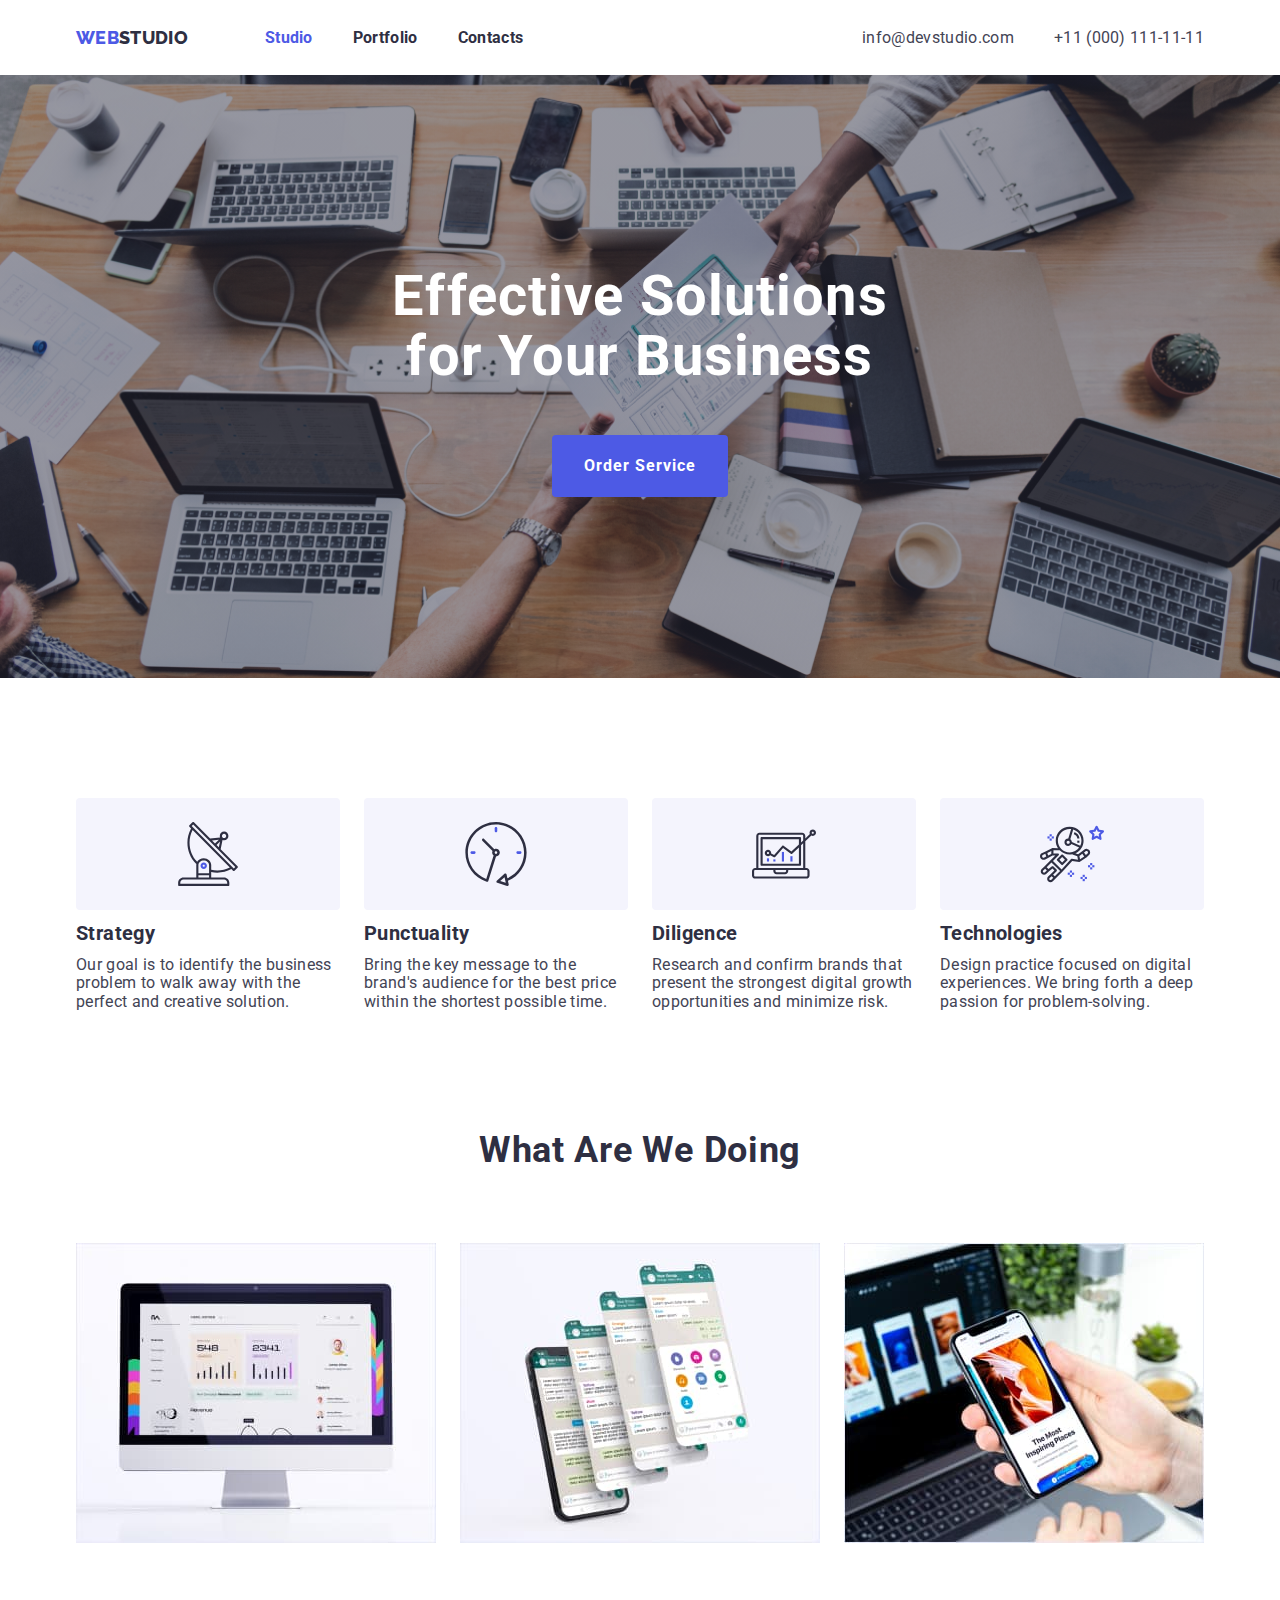
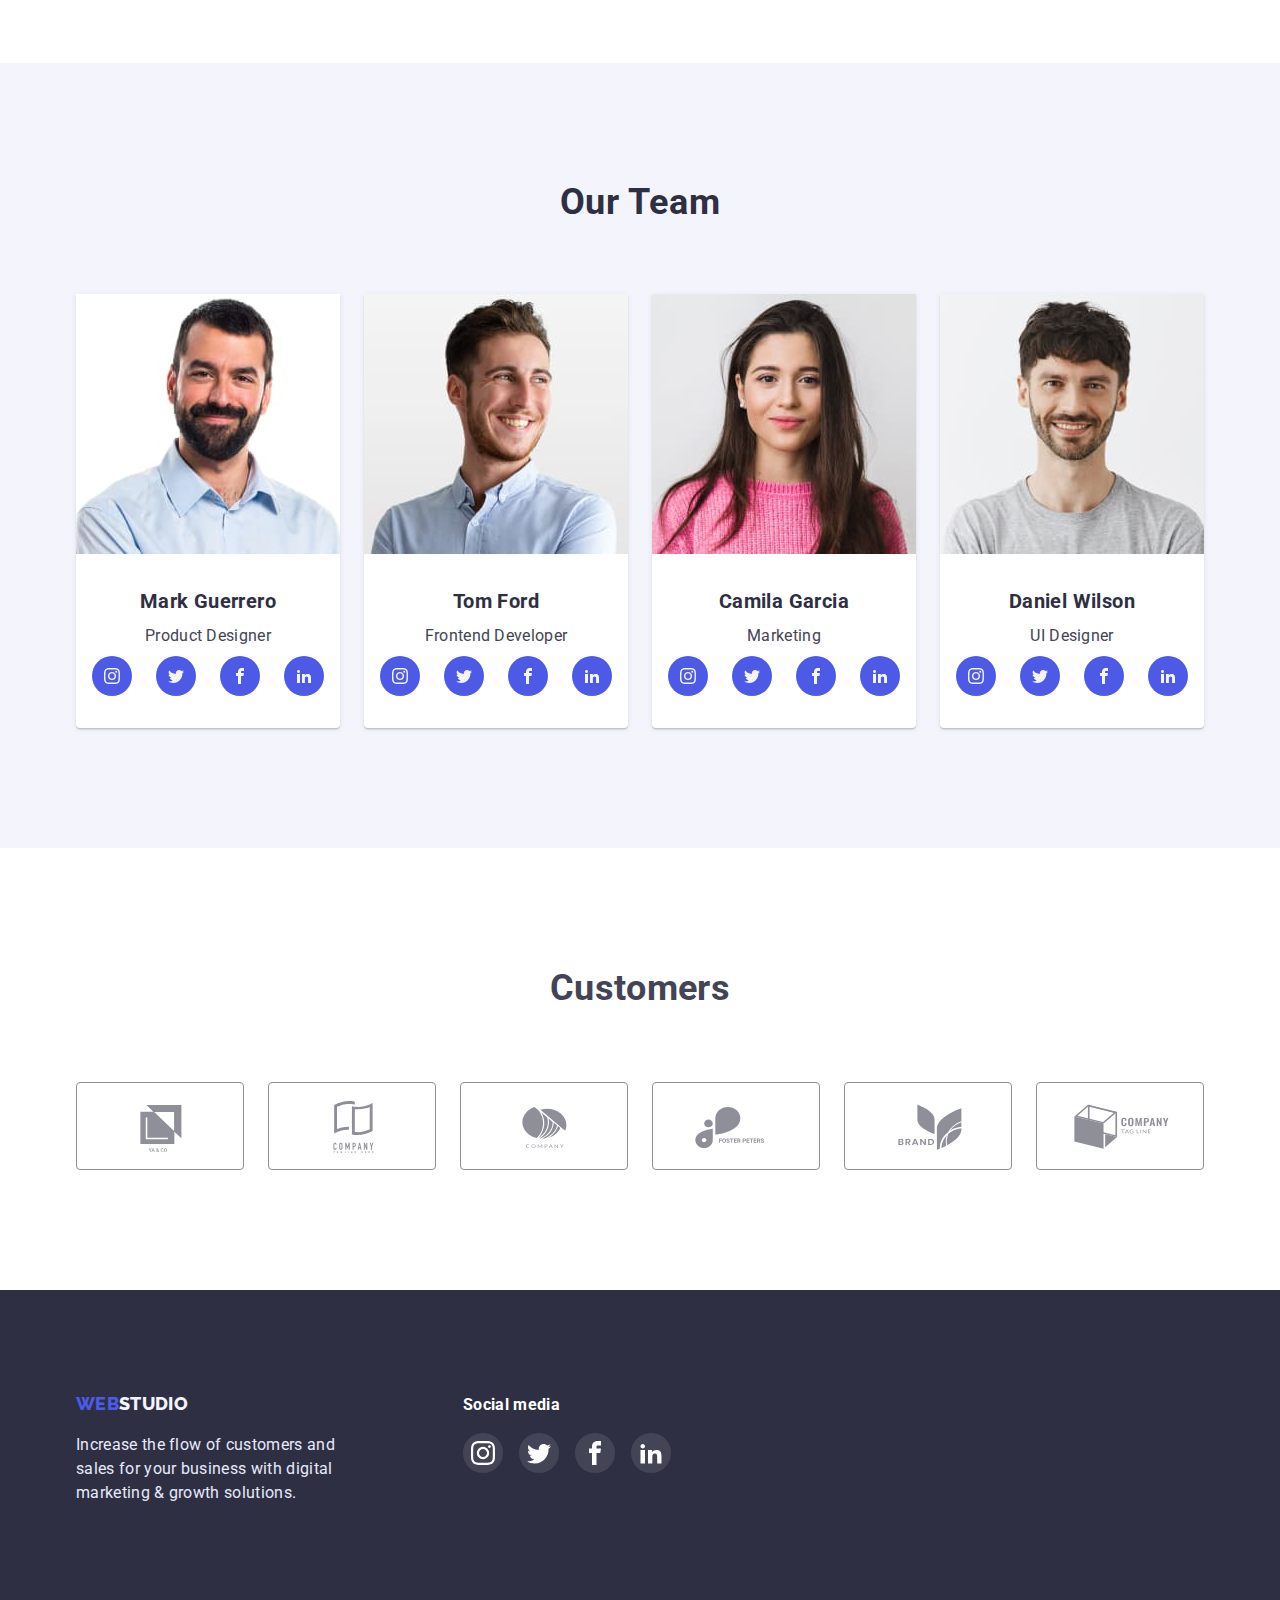
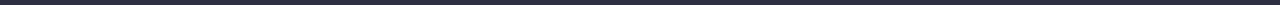
<file: index.html>
<!DOCTYPE html>
<html lang="en">
  <head>
    <meta charset="UTF-8">
    <meta http-equiv="X-UA-Compatible" content="IE=edge">
    <meta name="viewport" content="width=device-width, initial-scale=1.0">
    <title>WebStudio</title>
    <link rel="stylesheet" href="./css/modern-normalize.css">
    <link rel="stylesheet" href="https://cdnjs.cloudflare.com/ajax/libs/modern-normalize/1.1.0/modern-normalize.min.css" integrity="sha512-wpPYUAdjBVSE4KJnH1VR1HeZfpl1ub8YT/NKx4PuQ5NmX2tKuGu6U/JRp5y+Y8XG2tV+wKQpNHVUX03MfMFn9Q==" crossorigin="anonymous" referrerpolicy="no-referrer" />
    <link rel="stylesheet" href="./css/style.css">
    <link rel="preconnect" href="https://fonts.googleapis.com">
    <link rel="preconnect" href="https://fonts.gstatic.com" crossorigin>
    <link href="https://fonts.googleapis.com/css2?family=Raleway:wght@800&family=Roboto:wght@400;500;700;900&display=swap" rel="stylesheet">
  </head>
  <body>
    <header class="head-main">
      <!-- logo site -->
      <div class="container top-line">
        <a href="./index.html" class="logo"><span class="logoweb">Web</span>Studio</a>
        <!-- navigation -->
      <nav class="nav-list-site">
        <ul class="nav-site" >
          <li class="pages-nav"><a class="link-nav current" href="./index.html">Studio</a></li>
          <li class="pages-nav"><a class="link-nav" href="./portfolio.html">Portfolio</a></li>
          <li class="pages-nav"><a class="link-nav" href="#">Contacts</a></li>
        </ul>
      </nav>
      <ul class="nav-contacts">
        <li class="connection"><a class="contacts mail" href="mailto:info@devstudio.com">info@devstudio.com</a></li>
        <li class="connection"><a class="contacts tel" href="tell:+110001111111">+11 (000) 111-11-11</a></li>
      </ul>
      </div>
    </header>
    <main>
      <!-- button -->
      <section class="hero">
        <div class="container">
          <h1 class="title-but">Effective Solutions for Your Business</h1>
          <button type="button" class="order-button">Order Service</button>
        </div>
      </section>
      <!-- features -->
      <section class="features-list">
        <div class="container">
          <h2 class="visually-hidden">our features</h2>
        <ul class="basic-list-features">
          <li class="text-features">
            <div class="qualities-icon">
              <svg class="icon-group" width="64" height="64">
                  <use href="./images/symbol-defs.svg#antenna"></use>
              </svg>
          </div>
            <h3 class="subsection-title">Strategy</h3>
            <p>
              Our goal is to identify the business problem to walk away with the
              perfect and creative solution.
            </p>
          </li>
          <li class="text-features">
            <div class="qualities-icon">
              <svg class="icon-group" width="64" height="64">
                  <use href="./images/symbol-defs.svg#clock"></use>
              </svg>
          </div>
            <h3 class="subsection-title">Punctuality</h3>
            <p>
              Bring the key message to the brand's audience for the best price
              within the shortest possible time.
            </p>
          </li>
          <li class="text-features">
            <div class="qualities-icon">
              <svg class="icon-group" width="64" height="64">
                  <use href="./images/symbol-defs.svg#diagram"></use>
              </svg>
          </div>
            <h3 class="subsection-title">Diligence</h3>
            <p>
              Research and confirm brands that present the strongest digital
              growth opportunities and minimize risk.
            </p>
          </li>
          <li class="text-features">
            <div class="qualities-icon">
              <svg class="icon-group" width="64" height="64">
                  <use href="./images/symbol-defs.svg#astronaut"></use>
              </svg>
          </div>
            <h3 class="subsection-title">Technologies</h3>
            <p>
              Design practice focused on digital experiences. We bring forth a
              deep passion for problem-solving.
            </p>
          </li>
        </ul>
        </div>
      </section>
      <section class="doing">
       <div class="container">
        <h2 class="second-title">What are we doing</h2>
        <ul class="samples">
          <li class="item-samples">
            <img 
            src="./images/comp.jpg" 
            alt="comp" 
            width="360" 
            height="300" 
            />
          </li>
          <li class="item-samples">
            <img
              src="./images/teleph.jpg"
              alt="telephone"
              width="360"
              height="300"
            />
          </li>
          <li class="item-samples">
            <img
              src="./images/telcomp.jpg"
              alt="computer and telephone"
              width="360"
              height="300"
            />
          </li>
        </ul>
       </div>
      </section>
      <section class="team">
        <div class="container">
          <h2 class="second-title">Our Team</h2>
        <ul class="our-team">
          <li class="member">
            <img
              src="./images/mark.jpg"
              alt="Mark Guerrero"
              width="264"
              height="260"
            />
            <div class="container-member">
              <h3 class="subsection-title team-name">Mark Guerrero</h3>
              <p class="our-work team-name">Product Designer</p>
              <ul class="team-soc-list">
                <li class="team-soc-item">
                    <a href="https://www.instagram.com/" class="team-soc-link">
                        <svg class="team-soc-icon" width="16" height="16">
                            <use href="./images/symbol-defs.svg#instagram">    
                            </use>
                        </svg>
                    </a>
                </li>
                <li class="team-soc-item">
                    <a href="https://twitter.com/" class="team-soc-link">
                        <svg class="team-soc-icon" width="16" height="16">
                            <use href="./images/symbol-defs.svg#twitter">
                            </use>
                        </svg>
                    </a>
                </li>
                <li class="team-soc-item">
                    <a href="https://uk-ua.facebook.com/" class="team-soc-link">
                        <svg class="team-soc-icon" width="16" height="16">
                            <use href="./images/symbol-defs.svg#facebook">
                            </use>
                        </svg>
                    </a>
                </li>
                <li class="team-soc-item">
                    <a href="https://ua.linkedin.com/" class="team-soc-link">
                        <svg class="team-soc-icon" width="16" height="16">
                            <use href="./images/symbol-defs.svg#linkedin2">
                            </use>
                        </svg>
                    </a>
                </li>
            </ul>
            </div>
          </li>
          <li class="member">
            <img
              src="./images/tom.jpg"
              alt="Tom Ford"
              width="264"
              height="260"
            />
            <div class="container-member">
              <h3 class="subsection-title team-name">Tom Ford</h3>
              <p class="our-work team-name">Frontend Developer</p>
              <ul class="team-soc-list">
                <li class="team-soc-item">
                    <a href="https://www.instagram.com/" class="team-soc-link">
                        <svg class="team-soc-icon" width="16" height="16">
                            <use href="./images/symbol-defs.svg#instagram">    
                            </use>
                        </svg>
                    </a>
                </li>
                <li class="team-soc-item">
                    <a href="https://twitter.com/" class="team-soc-link">
                        <svg class="team-soc-icon" width="16" height="16">
                            <use href="./images/symbol-defs.svg#twitter">
                            </use>
                        </svg>
                    </a>
                </li>
                <li class="team-soc-item">
                    <a href="https://uk-ua.facebook.com/" class="team-soc-link">
                        <svg class="team-soc-icon" width="16" height="16">
                            <use href="./images/symbol-defs.svg#facebook">
                            </use>
                        </svg>
                    </a>
                </li>
                <li class="team-soc-item">
                    <a href="https://ua.linkedin.com/" class="team-soc-link">
                        <svg class="team-soc-icon" width="16" height="16">
                            <use href="./images/symbol-defs.svg#linkedin2">
                            </use>
                        </svg>
                    </a>
                </li>
            </ul>
            </div>
          </li>
          <li class="member">
            <img
              src="./images/camila.jpg"
              alt="Camila Garcia"
              width="264"
              height="260"
            />
            <div class="container-member">
              <h3 class="subsection-title team-name">Camila Garcia</h3>
              <p class="our-work team-name">Marketing</p>
              <ul class="team-soc-list">
                <li class="team-soc-item">
                    <a href="https://www.instagram.com/" class="team-soc-link">
                        <svg class="team-soc-icon" width="16" height="16">
                            <use href="./images/symbol-defs.svg#instagram">    
                            </use>
                        </svg>
                    </a>
                </li>
                <li class="team-soc-item">
                    <a href="https://twitter.com/" class="team-soc-link">
                        <svg class="team-soc-icon" width="16" height="16">
                            <use href="./images/symbol-defs.svg#twitter">
                            </use>
                        </svg>
                    </a>
                </li>
                <li class="team-soc-item">
                    <a href="https://uk-ua.facebook.com/" class="team-soc-link">
                        <svg class="team-soc-icon" width="16" height="16">
                            <use href="./images/symbol-defs.svg#facebook">
                            </use>
                        </svg>
                    </a>
                </li>
                <li class="team-soc-item">
                    <a href="https://ua.linkedin.com/" class="team-soc-link">
                        <svg class="team-soc-icon" width="16" height="16">
                            <use href="./images/symbol-defs.svg#linkedin2">
                            </use>
                        </svg>
                    </a>
                </li>
            </ul>
            </div>
          </li>
          <li class="member">
            <img
              src="./images/daniel.jpg"
              alt="Daniel Wilson"
              width="264"
              height="260"
            />
            <div class="container-member">
              <h3 class="subsection-title team-name">Daniel Wilson</h3>
              <p class="our-work team-name">UI Designer</p>
              <ul class="team-soc-list">
                <li class="team-soc-item">
                    <a href="https://www.instagram.com/" class="team-soc-link">
                        <svg class="team-soc-icon" width="16" height="16">
                            <use href="./images/symbol-defs.svg#instagram">    
                            </use>
                        </svg>
                    </a>
                </li>
                <li class="team-soc-item">
                    <a href="https://twitter.com/" class="team-soc-link">
                        <svg class="team-soc-icon" width="16" height="16">
                            <use href="./images/symbol-defs.svg#twitter">
                            </use>
                        </svg>
                    </a>
                </li>
                <li class="team-soc-item">
                    <a href="https://uk-ua.facebook.com/" class="team-soc-link">
                        <svg class="team-soc-icon" width="16" height="16">
                            <use href="./images/symbol-defs.svg#facebook">
                            </use>
                        </svg>
                    </a>
                </li>
                <li class="team-soc-item">
                    <a href="https://ua.linkedin.com/" class="team-soc-link">
                        <svg class="team-soc-icon" width="16" height="16">
                            <use href="./images/symbol-defs.svg#linkedin2">
                            </use>
                        </svg>
                    </a>
                </li>
            </ul>
            </div>
          </li>
        </ul>
        </div>
      </section>
      <section class="customers">
        <div class="container">
            <h2 class="customers-title">Customers</h2>
            <ul class="customers-list">
            <li class="customers-item">
                <a href="#" class="customers-link">
                    <svg class="customers-icon" width="104" height="56">
                        <use href="./images/symbol-defs.svg#group-one">
                        </use>
                    </svg>
                </a>
            </li>
            <li class="customers-item">
                <a href="#" class="customers-link">
                    <svg class="customers-icon" width="104" height="56">
                        <use href="./images/symbol-defs.svg#group-two">
                        </use>
                    </svg>
                </a>
            </li>
            <li class="customers-item"><a href="#" class="customers-link">
                    <svg class="customers-icon" width="104" height="56">
                        <use href="./images/symbol-defs.svg#group-three">
                        </use>
                    </svg>
                </a>
            </li>
            <li class="customers-item">
                <a href="#" class="customers-link">
                    <svg class="customers-icon" width="104" height="56">
                        <use href="./images/symbol-defs.svg#group-four">
                        </use>
                    </svg>
                </a>
            </li>
            <li class="customers-item">
                <a href="#" class="customers-link">
                    <svg class="customers-icon" width="104" height="56">
                        <use href="./images/symbol-defs.svg#logo">
                        </use>
                    </svg>
                </a>
            </li>
            <li class="customers-item">
                <a href="#" class="customers-link">
                    <svg class="customers-icon" width="104" height="56">
                        <use href="./images/symbol-defs.svg#group-five">
                        </use>
                    </svg>
                </a>
            </li>
            </ul>
        </div>
    </section>
    </main>
    <footer class="footer">
      <div class="container footer-container">
        <div class="down-site">
          <a href="./index.html" class="logo-footer"><span class="logo-back">Web</span>Studio</a>
        <p class="down">
          Increase the flow of customers and sales for your business with digital
          marketing & growth solutions.
        </p>
        </div>
        <div class="social-media">
          <p class="media-title">Social media</p>
          <ul class="media-list">
              <li class="media-list-item">
                  <a href="https://www.instagram.com/" class="media-list-link">
                      <svg class="media-list-icon" width="24" height="24">
                          <use href="./images/symbol-defs.svg#instagram">
                          </use>
                      </svg>
                  </a>
              </li>
              <li class="media-list-item">
                  <a href="https://twitter.com/" class="media-list-link">
                      <svg class="media-list-icon" width="24" height="24">
                          <use href="./images/symbol-defs.svg#twitter">
                          </use>
                      </svg>
                  </a>
              </li>
              <li class="media-list-item">
                  <a href="https://uk-ua.facebook.com/" class="media-list-link">
                      <svg class="media-list-icon" width="24" height="24">
                          <use href="./images/symbol-defs.svg#facebook">
                          </use>
                      </svg>
                  </a>
              </li>
              <li class="media-list-item">
                  <a href="https://ua.linkedin.com/" class="media-list-link">
                      <svg class="media-list-icon" width="24" height="24">
                          <use href="./images/symbol-defs.svg#linkedin2">
                          </use>
                      </svg>
                  </a>
              </li>
          </ul>
      </div>
      </div>
    </footer>
  </body>
</html>
</file>
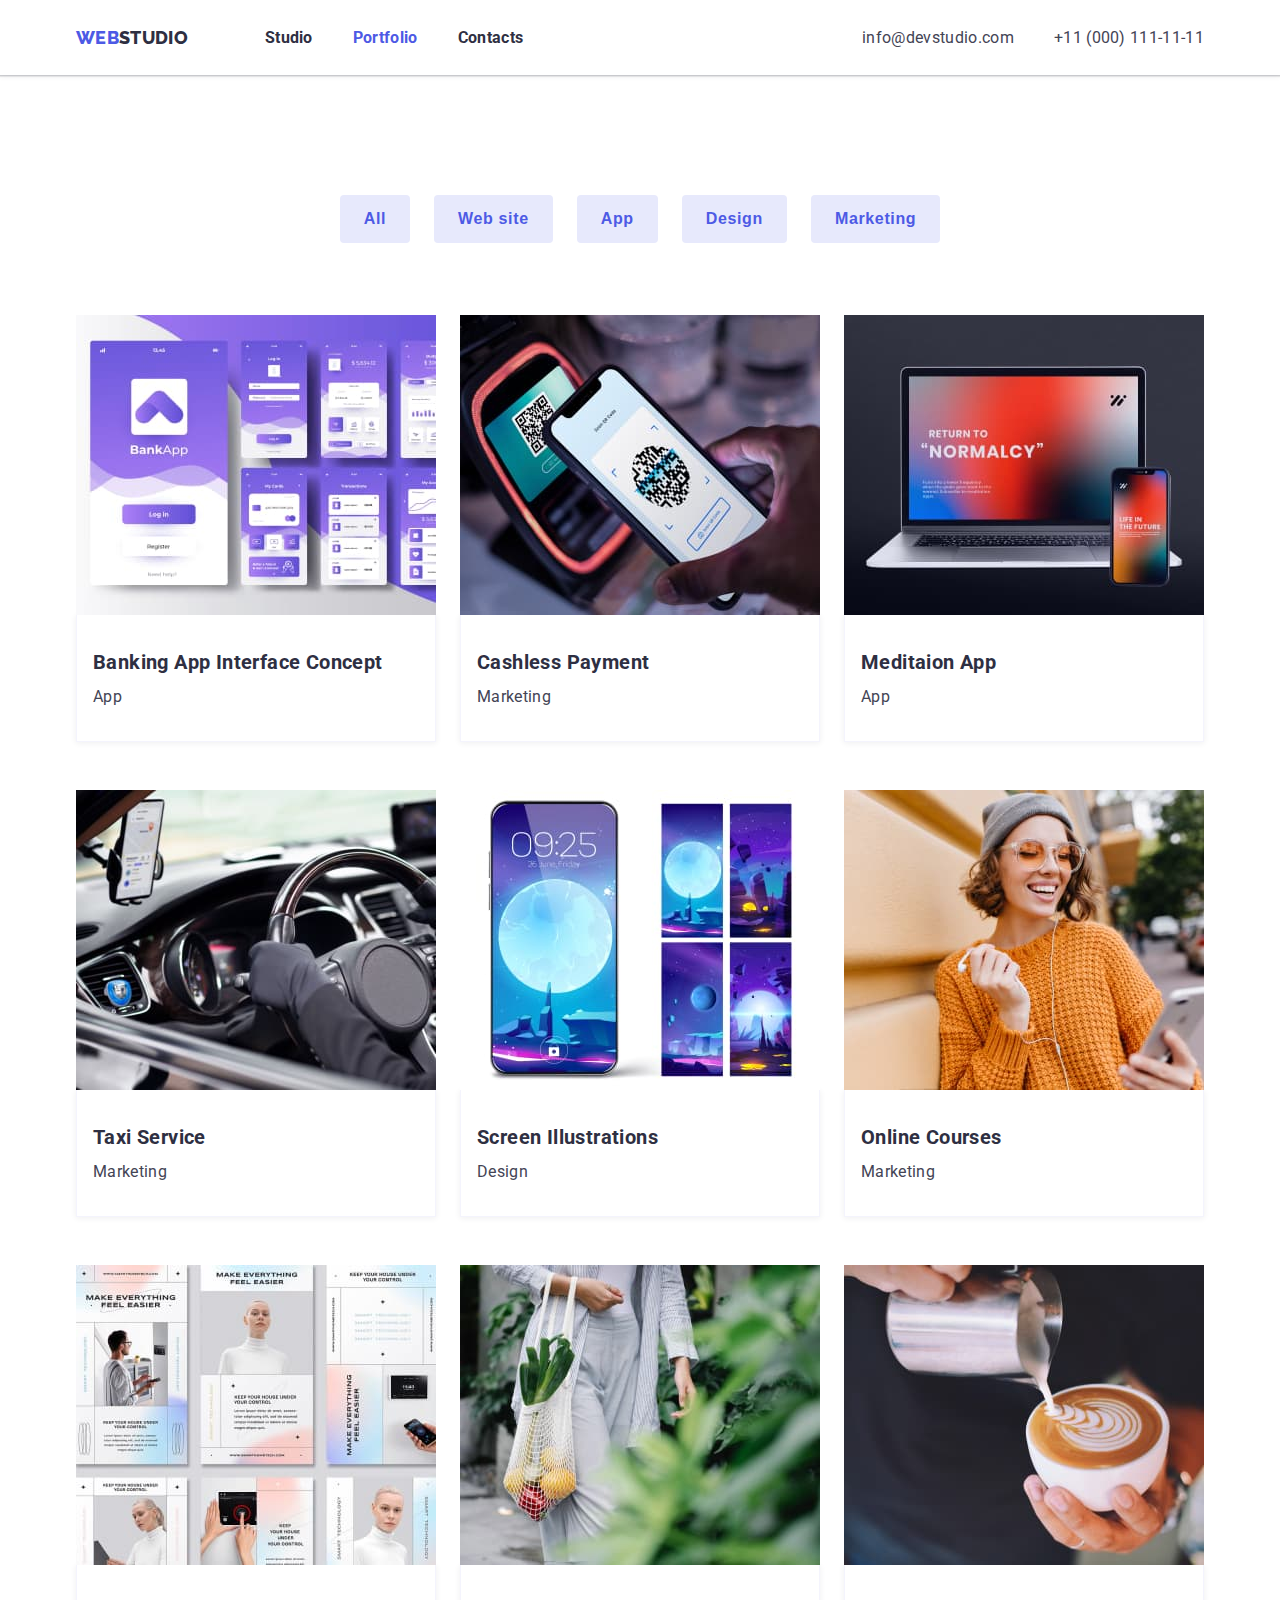
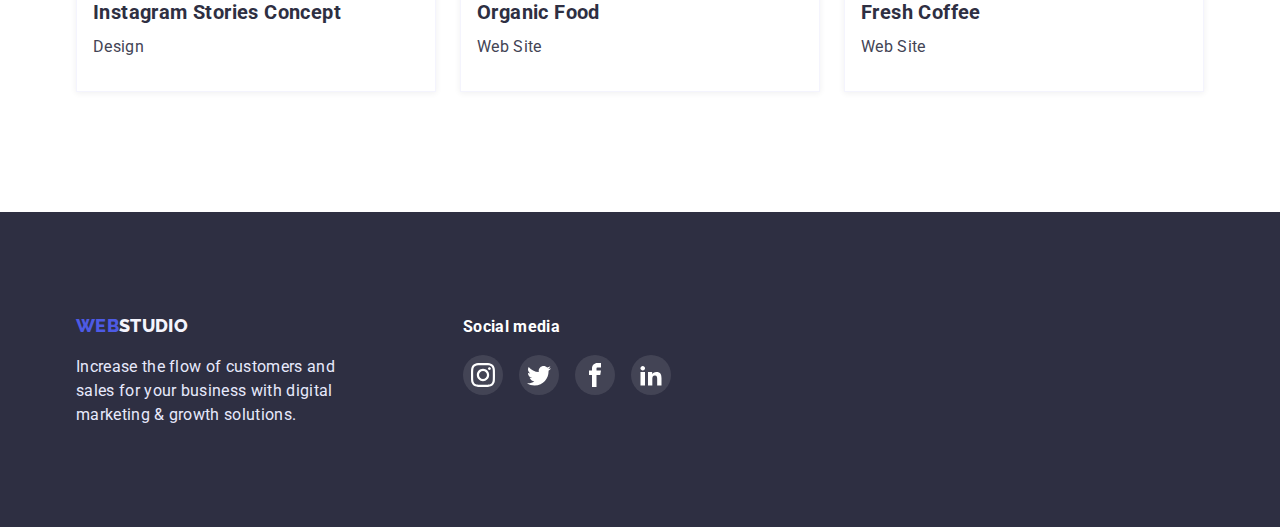
<file: portfolio.html>
<!DOCTYPE html>
<html lang="en">
  <head>
    <meta charset="UTF-8" />
    <meta http-equiv="X-UA-Compatible" content="IE=edge" />
    <meta name="viewport" content="width=device-width, initial-scale=1.0" />
    <title>Portfolio</title>
    <link rel="stylesheet" href="./css/style.css" />
    <link rel="preconnect" href="https://fonts.googleapis.com">
    <link rel="preconnect" href="https://fonts.gstatic.com" crossorigin>
    <link href="https://fonts.googleapis.com/css2?family=Raleway:wght@800&family=Roboto:wght@400;500;700;900&display=swap" rel="stylesheet">
  </head>
  <body>
    <header class="head-main">
      <!-- logo site -->
      <div class="container top-line">
        <a href="./index.html" class="logo"><span class="logoweb">Web</span>Studio</a>
        <!-- navigation -->
      <nav class="nav-list-site">
        <ul class="nav-site" >
          <li class="pages-nav"><a class="link-nav" href="./index.html">Studio</a></li>
          <li class="pages-nav"><a class="link-nav current" href="./portfolio.html">Portfolio</a></li>
          <li class="pages-nav"><a class="link-nav" href="#">Contacts</a></li>
        </ul>
      </nav>
      <ul class="nav-contacts">
        <li class="connection"><a class="contacts mail" href="mailto:info@devstudio.com">info@devstudio.com</a></li>
        <li class="connection"><a class="contacts tel" href="tell:+110001111111">+11 (000) 111-11-11</a></li>
      </ul>
      </div>
    </header>
    <main>
      <!-- button and projects-->
      <section class="buttons">
        <div class="container">
          <h1 class="visually-hidden">Portfolio</h1>
          <ul class="button-type">
            <li><button class="portfolio-button" type="button">All</button></li>
            <li><button class="portfolio-button" type="button">Web site</button></li>
            <li><button class="portfolio-button" type="button">App</button></li>
            <li><button class="portfolio-button" type="button">Design</button></li>
            <li><button class="portfolio-button" type="button">Marketing</button></li>
          </ul>
          <ul class="our-services">
            <li class="services item-portf">
              <a href="#" class="portfolio-link">
                <img src="./images/onephoto.jpg" alt="bankapp" width="360" height="300" />
              <div class="info">
                <h3 class="subsection-title project">Banking App Interface Concept</h3> <p class="name-project">App</p>
              </div>
              </a>
            </li>
            <li class="services item-portf">
              <a href="#" class="portfolio-link">
                <img src="./images/twophoto.jpg" alt="telephone pay" width="360" height="300" />
              <div class="info">
                <h3 class="subsection-title project">Cashless Payment</h3> <p class="name-project">Marketing</p>
              </div>
              </a>
            </li>
            <li class="services item-portf">
              <a href="" class="portfolio-link">
                <img src="./images/threephoto.jpg" alt="notebook + phone" width="360" height="300" />
              <div class="info">
                <h3 class="subsection-title project">Meditaion App</h3> <p class="name-project">App</p>
              </div>
              </a>
            </li>
            <li class="services item-portf">
              <a href="" class="portfolio-link">
                <img src="./images/fourphoto.jpg" alt="steering wheel" width="360" height="300" />
              <div class="info">
                <h3 class="subsection-title project">Taxi Service</h3> <p class="name-project">Marketing</p>
              </div>
              </a>
            </li>
            <li class="services item-portf">
              <a href="" class="portfolio-link">
                <img src="./images/fivephoto.jpg" alt="phone" width="360" height="300" />
              <div class="info">
                <h3 class="subsection-title project">Screen Illustrations</h3> <p class="name-project">Design</p>
              </div>
              </a>
            </li>
            <li class="services item-portf">
              <a href="" class="portfolio-link">
                <img src="./images/sixphoto.jpg" alt="young woman" width="360" height="300" />
              <div class="info">
                <h3 class="subsection-title project">Online Courses</h3> <p class="name-project">Marketing</p>
              </div>
              </a>
            </li>
            <li class="services item-portf">
              <a href="" class="portfolio-link">
                <img src="./images/sevenphoto.jpg" alt="make everything feel easier" width="360" height="300" />
              <div class="info">
                <h3 class="subsection-title project">Instagram Stories Concept</h3> <p class="name-project">Design</p>
              </div>
              </a>
            </li>
            <li class="services item-portf">
              <a href="" class="portfolio-link">
                <img src="./images/ninephoto.jpg" alt="girl and food" width="360" height="300" />
              <div class="info">
                <h3 class="subsection-title project">Organic Food</h3> <p class="name-project">Web Site</p>
              </div>
              </a>
            </li>
            <li class="services item-portf">
              <a href="" class="portfolio-link">
                <img src="./images/eightphoto.jpg" alt="coffee" width="360" height="300" />
              <div class="info">
                <h3 class="subsection-title project">Fresh Coffee</h3> <p class="name-project">Web Site</p>
              </div>
              </a>
            </li>
          </ul>
        </div>
      </section>
    </main>
    <footer class="footer">
        <div class="container footer-container">
          <div class="down-site">
            <a href="./index.html" class="logo-footer"><span class="logo-back">Web</span>Studio</a>
          <p class="down">
            Increase the flow of customers and sales for your business with digital
            marketing & growth solutions.
          </p>
          </div>
          <div class="social-media">
            <p class="media-title">Social media</p>
            <ul class="media-list">
                <li class="media-list-item">
                    <a href="https://www.instagram.com/" class="media-list-link">
                        <svg class="media-list-icon" width="24" height="24">
                            <use href="./images/symbol-defs.svg#instagram">
                            </use>
                        </svg>
                    </a>
                </li>
                <li class="media-list-item">
                    <a href="https://twitter.com/" class="media-list-link">
                        <svg class="media-list-icon" width="24" height="24">
                            <use href="./images/symbol-defs.svg#twitter">
                            </use>
                        </svg>
                    </a>
                </li>
                <li class="media-list-item">
                    <a href="https://uk-ua.facebook.com/" class="media-list-link">
                        <svg class="media-list-icon" width="24" height="24">
                            <use href="./images/symbol-defs.svg#facebook">
                            </use>
                        </svg>
                    </a>
                </li>
                <li class="media-list-item">
                    <a href="https://ua.linkedin.com/" class="media-list-link">
                        <svg class="media-list-icon" width="24" height="24">
                            <use href="./images/symbol-defs.svg#linkedin2">
                            </use>
                        </svg>
                    </a>
                </li>
            </ul>
        </div>
        </div>
      </footer>
  </body>
</html>
</file>
<file: css/style.css>
:root {
    --main-text-color: #2E2F42;
    --secondary-text-color: #ffffff;
    --ouwer-text-color: #434455;
    --acent-color: #4D5AE5;
    --contener-color: #eeeeee;
    --logo-color-text: #2E2F42;
    --buttons-port-color: #f5f4fa;
    --footer-text-color: rgba(255, 255, 255, 0.6);
    --background-footer-color: #2E2F42;
    --background-section: #F4F4FD;
    --line-color: #ececec;
    --background-color: #ffffff;
    --logo-footer-color-text: #F4F4FD;
    --down-color-text: #E7E9FC;
    --buttom-color: #404BBF;
    --second-buttom-color: #E7E9FC;
    --footer-link-color: #31D0AA;
    --header-shadow: 0px 2px 1px rgba(46, 47, 66, 0.08),
    0px 1px 1px rgba(46, 47, 66, 0.16), 0px 1px 6px rgba(46, 47, 66, 0.08);
    --sadow-card:0px 1px 6px rgba(46, 47, 66, 0.08), 0px 1px 1px rgba(46, 47, 66, 0.16), 0px 2px 1px rgba(46, 47, 66, 0.08);
  }
  *{
    box-sizing: border-box;
    margin: 0;
    padding: 0;
  } 
  
  h1,
  h2,
  h3,
  p {
    margin: 0;
  }
  
  .container {
    width: 1158px;
    padding-left: 15px;
    padding-right: 15px;
    margin-left: auto;
    margin-right: auto;
    align-items: center;
  }
  
  img {
    display: block;
    max-width: 100%;
    height: auto;
  }
  
  /* prittier links */
  ul {
    list-style: none;
  }
  
  a {
    text-decoration: none;
    font-style: normal;
  }
  
  /* main index */
  body {
    background-color: var(--background-color);
    color: var(--main-text-color);
    font-family: 'Roboto', sans-serif;
    font-size: 16px;
    letter-spacing: 0.02em;
  }
  
  header{
    box-shadow: var(--header-shadow);
  }
  /* top line site */
  .top-line{
    display: flex;
    align-items: center;
  }
  /* site logo */
  .logo {
    color: var(--logo-color-text);
    font-family: 'Raleway';
    font-weight: 800;
    font-size: 18px;
    line-height: 1.5;
    text-transform: uppercase;
    padding-top: 24px;
    padding-bottom: 24px;
    margin-right: 77px;
  }
  
  .logoweb {
    color: var(--acent-color);
  }
  /* link site */
  .nav-list-site{
    display: flex;
    align-items: center;
  }
  
  .nav-site{
    display: flex;
    align-items: center;
  
  }
  .link-nav {
    color: var(--main-text-color);
    font-weight: 700;
    line-height: 1.5;
    font-size: 16px;
    letter-spacing: 0.02em;
  }
  .pages-nav:not(:last-child){
    margin-right: 40px;
  }
  .link-nav:hover,
  .link-nav:focus {
    color: var(--acent-color);
  }
  .nav-site, .link-nav.current {
    color: var(--acent-color);
  }
  /* contacts */
  .nav-contacts{
    margin-left: auto;
    display: flex;
    align-items: center;
  }
  .connection:not(:last-child) {
    margin-right: 40px;
  }
  .contacts {
    color: var(--ouwer-text-color);
    line-height: 24px;
    font-size: 16px;
    letter-spacing: 0.02em;
  }
  .contacts:hover,
  .contacts:focus {
    color: var(--acent-color);
  }
  /* hero */
  .hero{
    background-color: var(--background-footer-color);
    padding: 192px 0;
    text-align: center;
    background-image: linear-gradient(to right, rgba( 46, 47, 66, 0.5), rgba(46, 47, 66, 0.5)), url(../images/header.jpg);
    background-size: cover;
    background-repeat: no-repeat;
    background-position: center; 
    max-width: 1440px;
    height: 603px;
    margin: 0 auto;
  
  }
  
  .title-but {
    max-width: 496px;
    margin: 0 auto 48px auto;
    color: var(--secondary-text-color);
    font-weight: 700;
    font-size: 56px;
    line-height: 1.07;
    text-align: center;
    letter-spacing: 0.02em;
  } 
  /* button */
  .order-button {
    color: var(--background-color);
    background-color: var(--acent-color);
    cursor: pointer;
    font-family: 'Roboto';
    font-weight: 700;
    font-size: 16px;
    line-height: 1.87;
    letter-spacing: 0.06em;
    display: inline-block;
    padding: 16px 32px;
    border-radius: 4px;
    border: none;
    min-width: 106px;
    text-align: center;
  }
  
  .order-button:hover,
  .order-button:focus {
    background-color: var(--buttom-color);
  
  }
  /* our features */
  section {
    padding-bottom: 120px;
    padding-top: 120px;
  }
  .features-list{
    
  }
  .basic-list-features {
    display: flex;
  }
  .subsection-title {
    color: var(--main-text-color);
    font-weight: 700;
    font-size: 20px;
    line-height: 1.5; 
    letter-spacing: 0.02em;
    /* margin-top: 32px; */
    margin-bottom: 8px;
  }
  
  .visually-hidden {
    position: absolute;
    width: 1px;
    height: 1px;
    margin: -1px;
    border: 0;
    padding: 0;
    
    white-space: nowrap;
    clip-path: inset(100%);
    clip: rect(0 0 0 0);
    overflow: hidden;
  }
  .qualities-icon {
    width: 264px;
    height: 112px;
    display: flex;
    border-radius: 4px;
    background-color: var(--background-section);
    justify-content: center;
    align-items: center;
    margin-bottom: 8px;
    
  }
  
  .icon-group {
    fill: var(--secondary-text-color);
    
  }
  .text-features {
    color: var(--ouwer-text-color);
    /* line-height: 1.5; */
    letter-spacing: 0.02em;
  }
  .text-features:not(:last-child){
    margin-right: 24px;
  }
  /* what are we doing */
  .doing{
    padding-top: 0;
  }
  .second-title {
    margin-bottom: 72px;
    font-weight: 700;
    font-size: 36px;
    line-height: 1.1; 
    text-align: center;
    letter-spacing: 0.02em;
    text-transform: capitalize;
  }
  .samples{
    display: flex;
  
  }
  
  .item-samples:not(:last-child) {
    margin-right: 24px;
  
  }
  /* our team */
  .team{
    background-color: var(--background-section);
  }
  .our-team{
    display: flex;
  }
  .team-name {
    text-align: center;
  }
  .member{
    background-color: var(--background-color);
    box-shadow: var(--sadow-card);
    border-radius: 0px 0px 4px 4px;
  }
  .member:not(:last-child){
    margin-right: 24px;
  }
  .container-member{
    padding: 32px 0;
  }
  .our-work {
    color: var(--ouwer-text-color);
    line-height: 1.5;
    margin: 8px;
  }
  .team-soc-list {
    list-style: none;
    display: flex;
    gap: 24px;
    justify-content: center;
    
  }
  
  .team-soc-link {
    width: 40px;
    height: 40px;
    display: flex;
    border-radius: 50%;
    background-color: var(--acent-color);
    justify-content: center;
    align-items: center;
  }
  .team-soc-icon {
    fill: var(--background-section);
  }
  .team-soc-link:hover,
  .team-soc-link:focus{
    box-shadow: 0px 3px 1px rgba(0, 0, 0, 0.1), 0px 2px 1px rgba(0, 0, 0, 0.08), 0px 2px 2px rgba(0, 0, 0, 0.12);
  }
  /* portfolio */
  
  /* button portfolio */
  .portfolio-button {
    color: var(--acent-color);
    background-color: var(--second-buttom-color);
    font-family: 'Roboto' sans-serif;
    font-weight: 700;
    font-size: 16px;
    line-height: 1.5;
    cursor: pointer;
    align-items: center;
    text-align: center;
    letter-spacing: 0.04em;
    border: 1px transparent;
    border-radius: 4px;
    padding: 12px 24px;
    align-items: center;
    text-align: center;
  }
  .portfolio-button:not(:last-child){
    margin-right: 72px;
  }
  .button-type{
    display: flex;
    justify-content: center;
    margin-bottom: 72px;
    gap: 24px;
  }
  
  .portfolio-button:hover,
  .portfolio-button:focus,
  .portfolio-button:active {
    color: var(--background-color);
    background-color: var(--acent-color);
    box-shadow: 0px 3px 1px rgba(0, 0, 0, 0.1), 0px 2px 1px rgba(0, 0, 0, 0.08), 0px 2px 2px rgba(0, 0, 0, 0.12);
  }

  .portfolio-link{
    display: block;
  }

  .portfolio-link:hover,
  .portfolio-link:focus{
    box-shadow: 0px 1px 6px rgba(46, 47, 66, 0.08), 0px 1px 1px rgba(46, 47, 66, 0.16), 0px 2px 1px rgba(46, 47, 66, 0.08);

  }
  
  /* project portfolio */
  /* /* .project {
    color: var(--main-text-color);
    font-weight: 700;
    font-size: 20px;
    line-height: 1.5; 
    letter-spacing: 0.02em;
  } */
  .name-project {
      margin-top: 8px;
      /* margin-bottom: 32px; */
      line-height: 1.5;
      color: var(--ouwer-text-color)
  }
  .project{
    margin: 0;
  }
  .info {
    padding: 32px 16px;
    border: 0.5px solid #f4f4fd;
    border-top: none;
    box-shadow: 0px 1px 6px rgba(46, 47, 66, 0.08);
  }
  .our-services {
    display: flex;
    flex-wrap: wrap;
    row-gap: 48px;
    column-gap: 24px;
  
  }
  .customers-title {
    margin-bottom: 72px;
    font-family: inherit;
    font-weight: 700;
    font-size: 36px;
    line-height: 1.16;
    text-align: center;
    color: var(--ouwer-text-color);
  }
  /* customers */
  .customers {
    padding-top: 120px;
    padding-bottom: 120px;
    
  }
  .customers-list {
    width: 100%;
    height: 100%;
    list-style: none;
    display: flex;
    align-items: center;
    justify-content: center;
    gap: 24px;
   
  }
  
  .customers-link {
    width: 168px;
    height: 88px;
    display: flex;
    justify-content: center;
    align-items: center;
    border: 1px solid currentColor;
    border-radius: 4px;
    background-color: var(--secondary-text-color);
    color: #8E8F99;
  }
  
  .customers-icon {
    fill: currentColor;
    
  }
  
  .customers-link:hover {
   color: var(--acent-color);
  }
  
  .customers-item {
    align-items: center;
  }
  
  
  /* footer */
  .footer-container{
    display: flex;
    align-items: baseline;
  }
  .footer {
    background-color: var(--background-footer-color);
    padding: 100px 0;
  }
  .logo-footer{
    color: var(--logo-footer-color-text);
    font-family: 'Raleway';
    font-style: normal;
    font-weight: 800;
    font-size: 18px;
    line-height: 1.5;
    text-transform: uppercase;
  }
  .logo-back{
    color: var(--acent-color);
  }
  /* footer description */
  
  .down{
    color: var(--down-color-text);
    display: block;
    width: 264px;
    font-family: inherit;
    font-size: 16px;
    line-height: 1.5;
    letter-spacing: 0.02em;
    margin-top: 16px;
  }
  /* .down-site{
    display:block;
  } */
  .social-media{
    margin-left:123px;
  }
  .media-title {
    margin-bottom: 16px;
    font-family: inherit;
    font-weight: 700;
    font-size: 16px;
    line-height: 1.5;
    letter-spacing: 0.02em;
    color: var(--secondary-text-color)
  }
  
  .media-list {
    display: flex;
    list-style: none;
    grid-gap: 16px;
  
  }
  
  .media-list-link {
    width: 40px;
    height: 40px;
    display: flex;
    border-radius: 50%;
    justify-content: center;
    align-items: center;
    color: var(--secondary-text-color);
    background-color: rgba(255, 255, 255, 0.1);
  }
  
  .media-list-link:hover {
    color: var(--secondary-text-color);
    background-color: #31D0AA;
  }
  
  .media-list-icon {
    fill: currentColor;
  }
</file>
